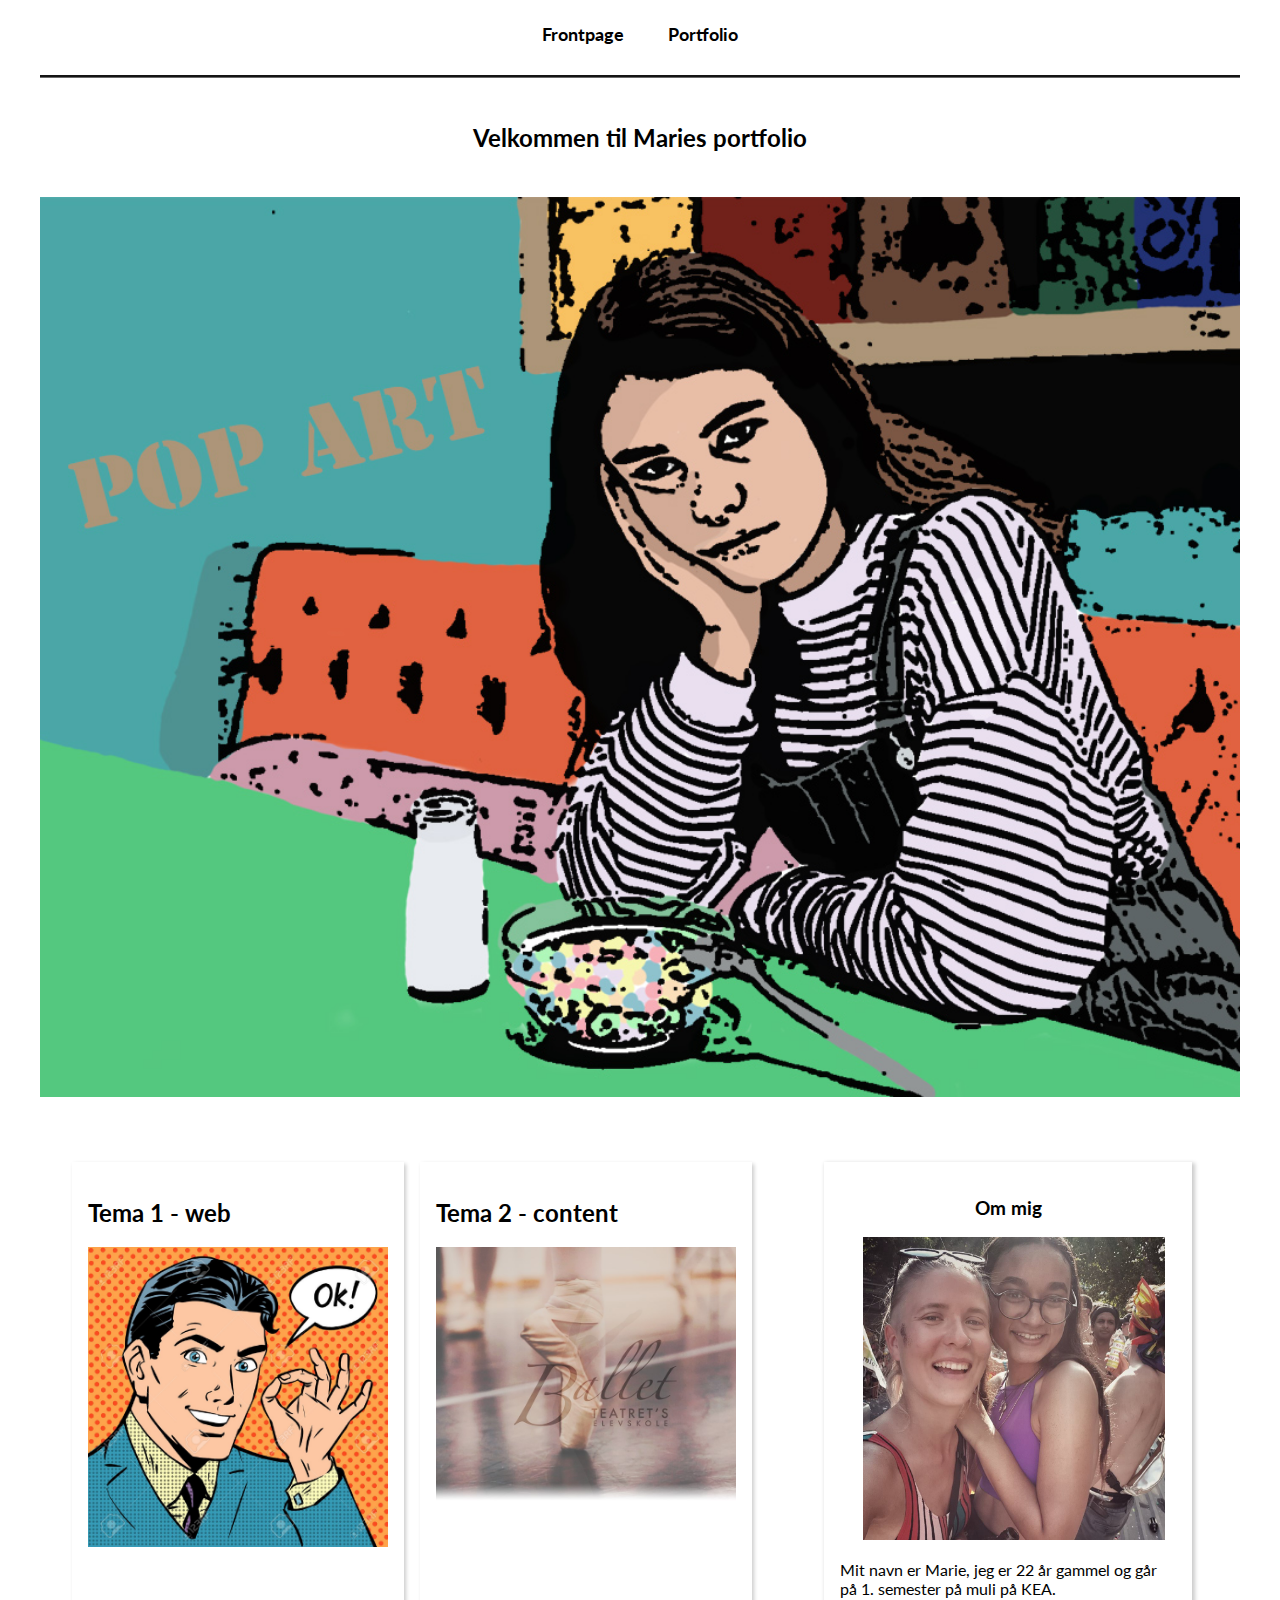
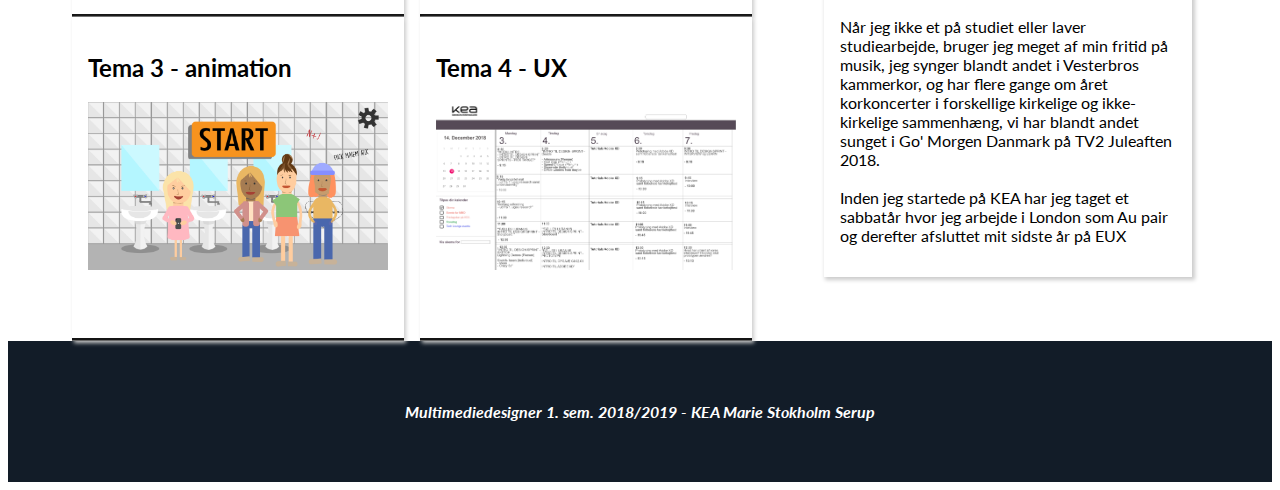
<file: index.html>
<!DOCTYPE html>
<html lang="da">

<head>
	<meta charset="utf-8">
	<meta name="viewport" content="width=device-width, initial-scale=1.0">
	<link href="https://fonts.googleapis.com/css?family=Lato:400,700" rel="stylesheet">
	<link rel="stylesheet" href="stylesheet.css">

	<title>frontpage</title>
</head>

<body>

	<header>
		<nav>
			<a href="index.html">Frontpage</a>
			<a href="portfolio.html">Portfolio</a>

		</nav>
	</header>

	<div class="velkommen">
		<h2>Velkommen til Maries portfolio</h2>
	</div>

	<section id="splash">

		<picture>
			<source media="(min-width: 700px)" srcset="splash/tablet_landscape.jpg">
			<source media="(min-width: 627px)" srcset="splash/mobile_landscape.jpg">
			<source media="(min-width: 375px)" srcset="splash/mobile_portrait.jpg">
			<img src="splash/tablet_landscape.jpg" alt="desktop" style=;>
		</picture>

	</section>

	<div class="container">
		<div class="tema_container">
			<div class="tema">
				<h2><a href="portfolio.html#01web">Tema 1 - web</a></h2>
				<img src="roy_lichtenstein.jpg" alt="popart">
			</div>
			<div class="tema">

				<h2><a href="portfolio.html#02content">Tema 2 - content</a></h2>
				<img src="splashtabletland.jpg" alt="splashbillede">
			</div>
			<div class="tema">
				<h2><a href="portfolio.html#03animation">Tema 3 - animation</a></h2> <img src="sexogsamfund.png" alt="animation">
			</div>
			<div class="tema">
				<h2><a href="portfolio.html#04ux">Tema 4 - UX</a></h2> <img src="uxtema.png" alt="prototype">
			</div>
		</div>

		<div class="om_mig">

			<div class="billede">
				<h3>Om mig</h3>
				<img src="mig.jpg" alt="mig">
			</div>
			<div class="om_tekst">
				<p>Mit navn er Marie, jeg er 22 år gammel og går på 1. semester på muli på KEA. <br> <br>

					Når jeg ikke et på studiet eller laver studiearbejde, bruger jeg meget af min fritid på musik, jeg synger blandt andet i Vesterbros kammerkor, og har flere gange om året korkoncerter i forskellige kirkelige og ikke-kirkelige sammenhæng, vi har blandt andet sunget i Go' Morgen Danmark på TV2 Juleaften 2018.
					<br> <br>
					Inden jeg startede på KEA har jeg taget et sabbatår hvor jeg arbejde i London som Au pair og derefter afsluttet mit sidste år på EUX
				</p>

			</div>
		</div>


	</div>

</body>


<footer>
	<h4><i>Multimediedesigner 1. sem. 2018/2019 - KEA Marie Stokholm Serup </i></h4>
</footer>

</html>
</file>
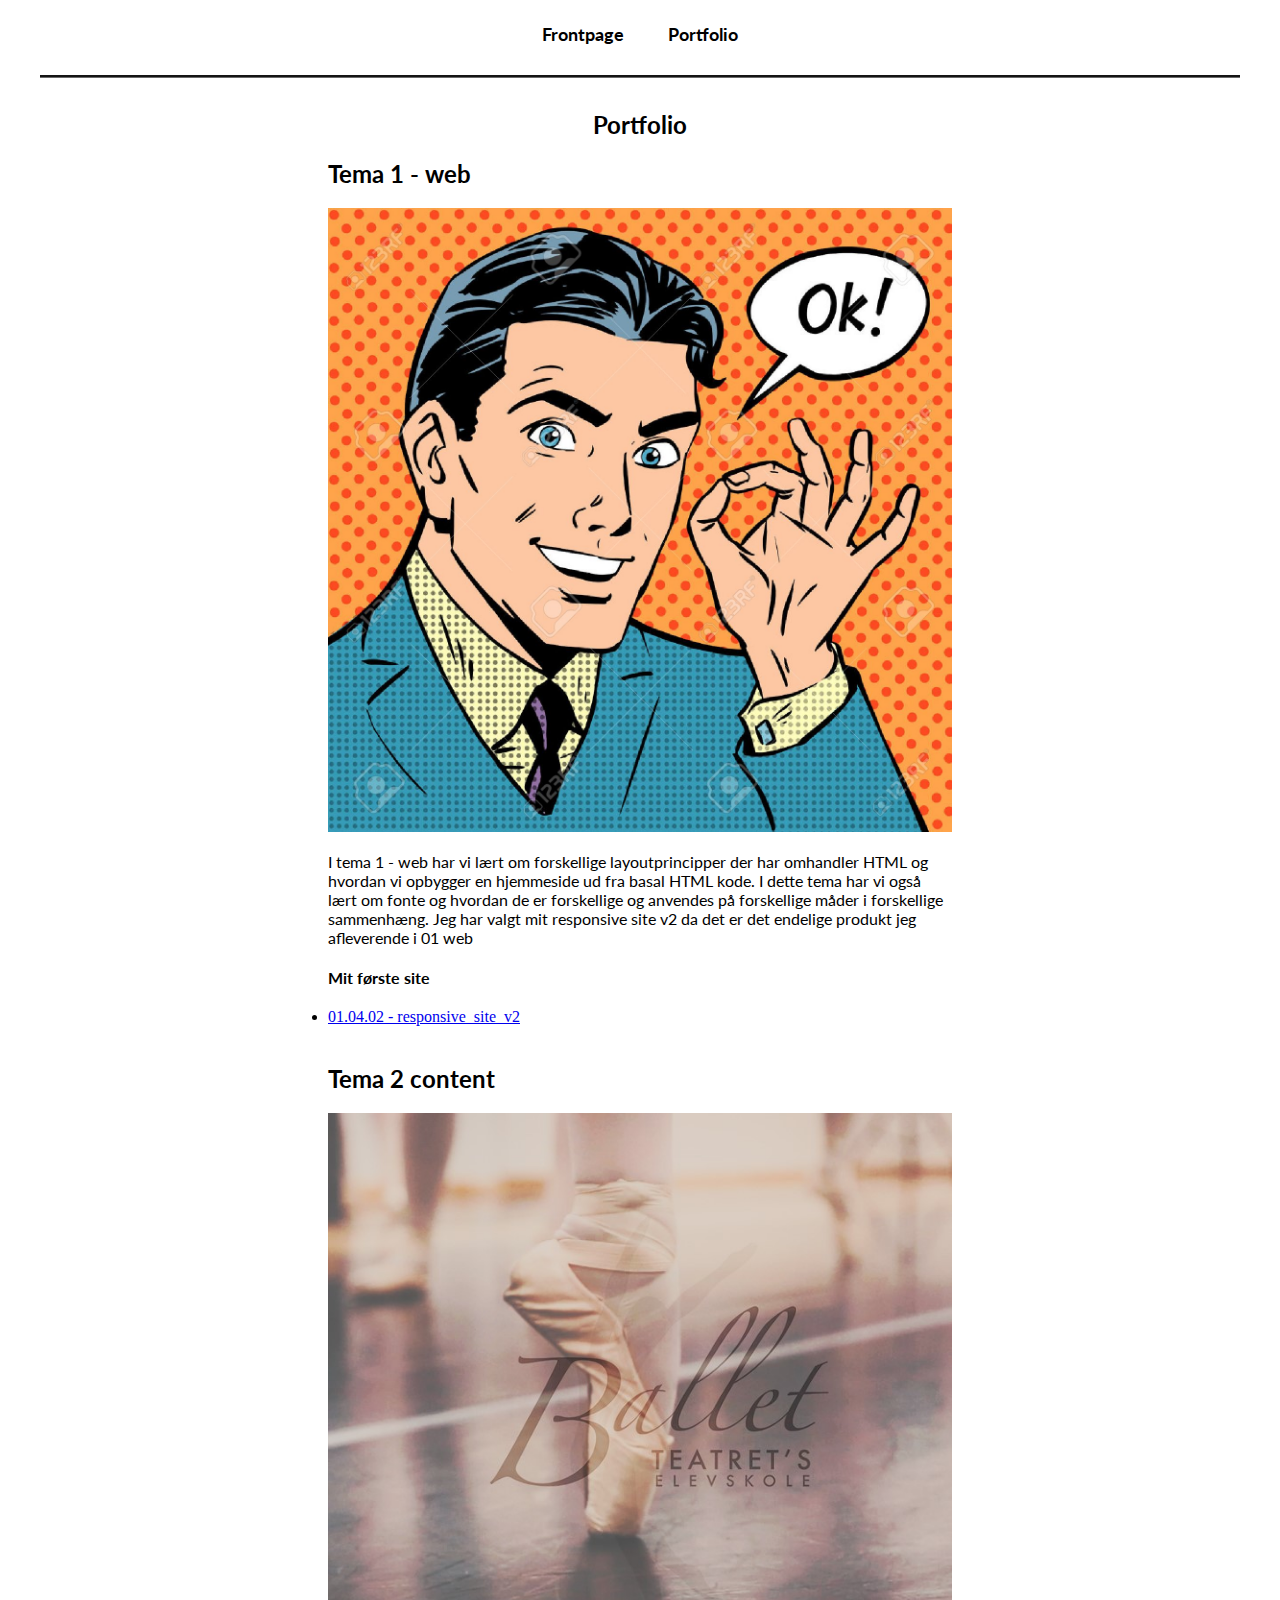
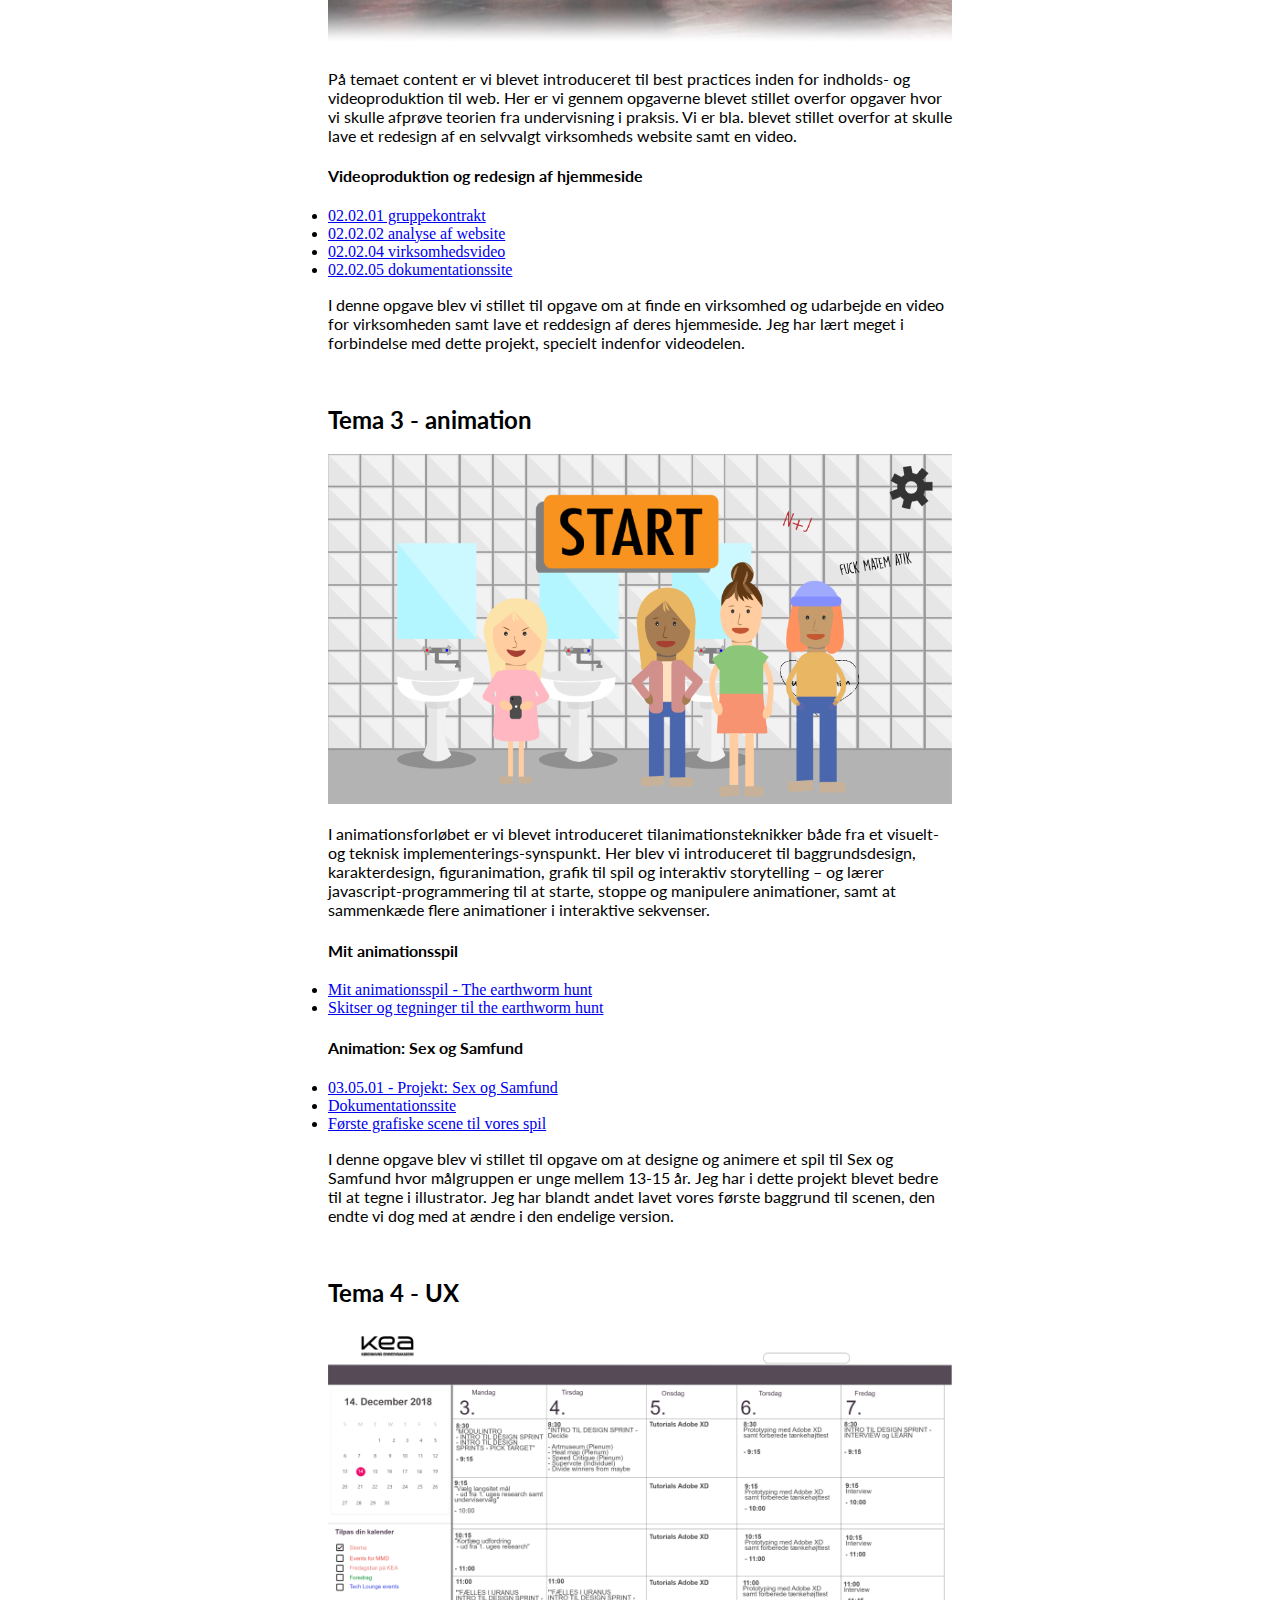
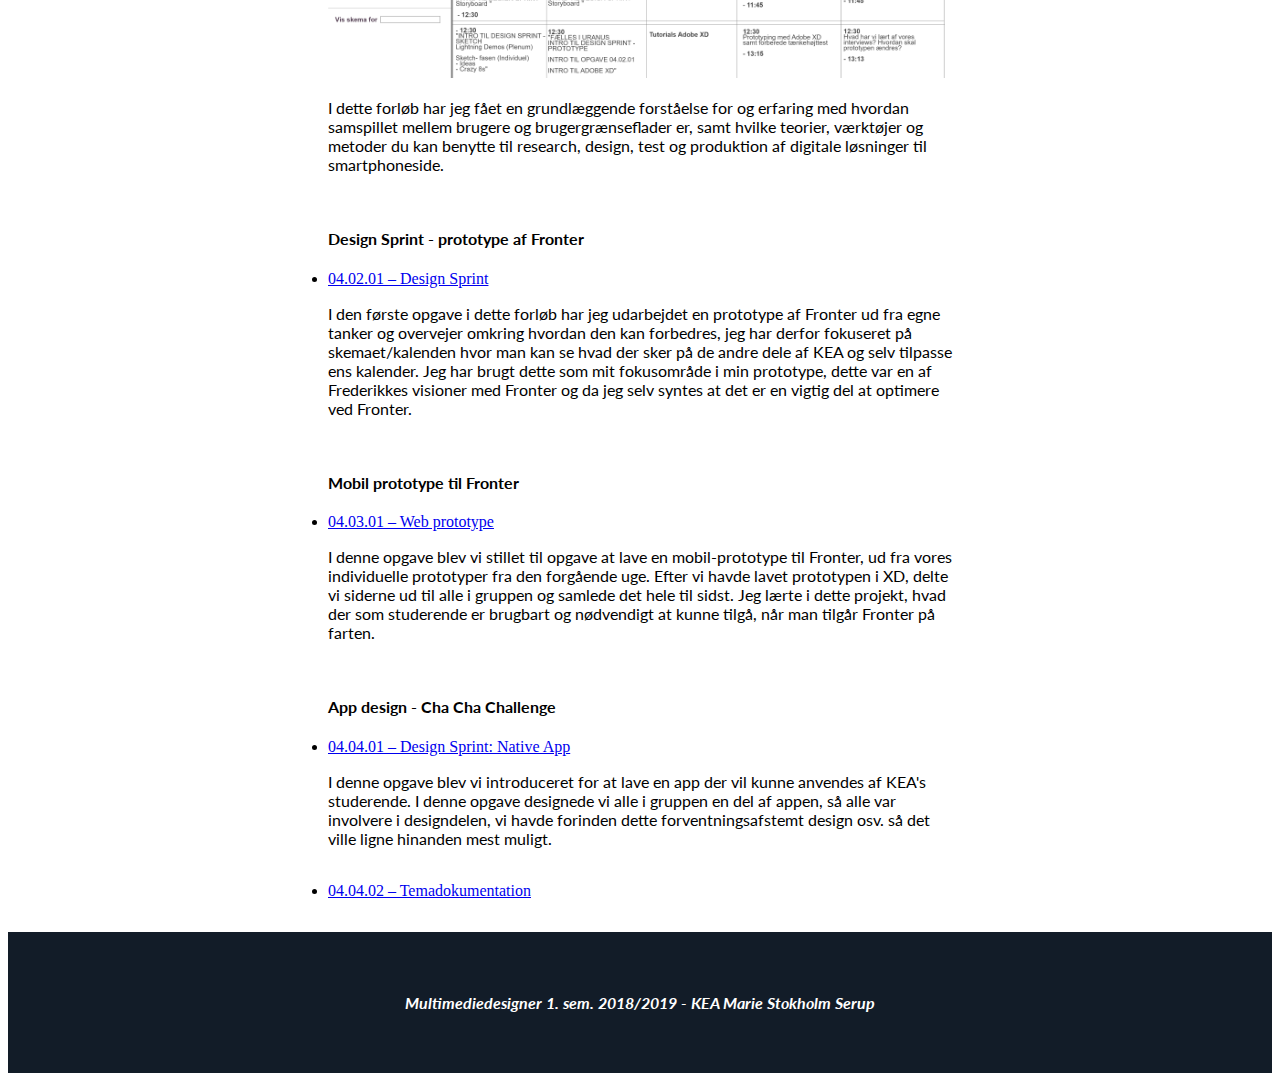
<file: portfolio.html>
<!DOCTYPE html>
<html lang="da">

<head>
	<meta charset="utf-8">
	<meta name="viewport" content="width=device-width, initial-scale=1.0">
	<link href="https://fonts.googleapis.com/css?family=Lato:400,700" rel="stylesheet">
	<link rel="stylesheet" href="stylesheet.css">
</head>


<body>

	<header>
		<nav>
			<a href="index.html">Frontpage</a>
			<a href="portfolio.html">Portfolio</a>
		</nav>
	</header>



	<div class="portfolio_container">


		<div class="min_portfolio">
			<h2>Portfolio</h2>

		</div>


		<div id="01web">
			<h2>Tema 1 - web</h2>
			<img src="roy_lichtenstein.jpg">
		</div>
		<p> I tema 1 - web har vi lært om forskellige layoutprincipper der har omhandler HTML og hvordan vi opbygger en hjemmeside ud fra basal HTML kode. I dette tema har vi også lært om fonte og hvordan de er forskellige og anvendes på forskellige måder i forskellige sammenhæng. Jeg har valgt mit responsive site v2 da det er det endelige produkt jeg afleverende i 01 web</p>

		<h4>Mit første site</h4>

		<section id="links">

			<div class="links_container">
				<div class="links">

					<ul>
						<li>
							<a href="http://momspaghetti.net/kea/01-web/04-responsive/01_04_02_responsive_site_v2/" target="_blank">01.04.02 - responsive_site_v2</a>
						</li>
						<br>
					</ul>

				</div>
			</div>
		</section>
		<div id="02content">
			<h2>Tema 2 content</h2>
			<img src="splashtabletland.jpg">
		</div>
		<p>
			På temaet content er vi blevet introduceret til best practices inden for indholds- og videoproduktion til web. Her er vi gennem opgaverne blevet stillet overfor opgaver hvor vi skulle afprøve teorien fra undervisning i praksis. Vi er bla. blevet stillet overfor at skulle lave et redesign af en selvvalgt virksomheds website samt en video.
		</p>

		<h4>Videoproduktion og redesign af hjemmeside</h4>

		<section id="links">

			<div class="links_container">
				<div class="links">

					<ul>

						<li>
							<a href="dokumenter/02%20gruppekontrakt.pdf" target="_blank">02.02.01 gruppekontrakt</a>
						</li>

						<li>
							<a href="dokumenter/02.02.02.%20Analyse%20af%20website.pdf" target="_blank">02.02.02 analyse af website</a>
						</li>

						<li>
							<a href="https://www.youtube.com/watch?v=5f55uWvZGok&feature=youtu.be" target="_blank">02.02.04 virksomhedsvideo</a>
						</li>

						<li>
							<a href="http://momspaghetti.net/kea/02-content/02-redesign/02_02_05_dokumentationssite/" target="_blank">02.02.05 dokumentationssite</a>
						</li>
					</ul>
					<p>I denne opgave blev vi stillet til opgave om at finde en virksomhed og udarbejde en video for virksomheden samt lave et reddesign af deres hjemmeside. Jeg har lært meget i forbindelse med dette projekt, specielt indenfor videodelen.
					</p>
					<br>
				</div>
			</div>
		</section>

		<div id="03animation">
			<h2>Tema 3 - animation</h2>
			<img src="sexogsamfund.png">
		</div>
		<p> I animationsforløbet er vi blevet introduceret tilanimationsteknikker både fra et visuelt- og teknisk implementerings-synspunkt. Her blev vi introduceret til baggrundsdesign, karakterdesign, figuranimation, grafik til spil og interaktiv storytelling – og lærer javascript-programmering til at starte, stoppe og manipulere animationer, samt at sammenkæde flere animationer i interaktive sekvenser.
		</p>

		<section id="links">

			<div class="links_container">
				<div class="links">

					<ul>

						<h4>Mit animationsspil</h4>

						<li> <a href="http://momspaghetti.net/kea/03-animation/mitspil/" target="_blank"> Mit animationsspil - The earthworm hunt</a>

						<li> <a href="https://docs.google.com/document/d/1kgb0Oy6fstvR5ChCq6PgJb7aqxKGMGf9Xdjr_EM2Aac/edit?usp=sharing" target="_blank">Skitser og tegninger til the earthworm hunt</a>


						</li>

						<h4>Animation: Sex og Samfund</h4>
						<li>
							<a href="http://momspaghetti.net/kea/03-animation/03_05_01_gruppe9/" target="_blank">03.05.01 - Projekt: Sex og Samfund</a>
						</li>

						<li>
							<a href="http://momspaghetti.net/kea/03-animation/dokumentationssite/dokumentationssite/" target="_blank">Dokumentationssite</a>
						</li>

						<li>
							<a href="https://docs.google.com/document/d/1Xwjdmxp7fBLbPYpqb5OcdejKFSrD6Pjf_6jGRQaRXQw/edit?usp=sharing" target="_blank">Første grafiske scene til vores spil</a>
						</li>

					</ul>

					<p>I denne opgave blev vi stillet til opgave om at designe og animere et spil til Sex og Samfund hvor målgruppen er unge mellem 13-15 år. Jeg har i dette projekt blevet bedre til at tegne i illustrator. Jeg har blandt andet lavet vores første baggrund til scenen, den endte vi dog med at ændre i den endelige version.
					</p>
					<br>

				</div>
			</div>
		</section>

		<div id="04ux">
			<h2>Tema 4 - UX</h2>
			<img src="uxtema.png">
			<p> I dette forløb har jeg fået en grundlæggende forståelse for og erfaring med hvordan samspillet mellem brugere og brugergrænseflader er, samt hvilke teorier, værktøjer og metoder du kan benytte til research, design, test og produktion af digitale løsninger til smartphoneside.</p>
			<br>


			<section id="links">

				<div class="links_container">
					<div class="links">

						<ul>
							<h4>Design Sprint - prototype af Fronter</h4>
							<li>
								<a href="https://xd.adobe.com/view/b1d64587-1104-409f-5a9e-fed371657d5c-c7e7/" target="_blank">04.02.01 – Design Sprint</a>
								<br>
								<p> I den første opgave i dette forløb har jeg udarbejdet en prototype af Fronter ud fra egne tanker og overvejer omkring hvordan den kan forbedres, jeg har derfor fokuseret på skemaet/kalenden hvor man kan se hvad der sker på de andre dele af KEA og selv tilpasse ens kalender. Jeg har brugt dette som mit fokusområde i min prototype, dette var en af Frederikkes visioner med Fronter og da jeg selv syntes at det er en vigtig del at optimere ved Fronter. </p>
								<br>

							</li>

							<h4>Mobil prototype til Fronter</h4>
							<li>
								<a href="dokumenter/04_03_01_web%20_prototype_marieserup.pdf" target="_blank">04.03.01 – Web prototype</a>
							</li>

							<p> I denne opgave blev vi stillet til opgave at lave en mobil-prototype til Fronter, ud fra vores individuelle prototyper fra den forgående uge. Efter vi havde lavet prototypen i XD, delte vi siderne ud til alle i gruppen og samlede det hele til sidst. Jeg lærte i dette projekt, hvad der som studerende er brugbart og nødvendigt at kunne tilgå, når man tilgår Fronter på farten.
							</p>
							<br>

							<h4>App design - Cha Cha Challenge </h4>
							<li>
								<a href="https://xd.adobe.com/view/a86359ff-708f-4939-7e58-479879887be3-de52/" target="_blank">04.04.01 – Design Sprint: Native App </a>
							</li>
							<p> I denne opgave blev vi introduceret for at lave en app der vil kunne anvendes af KEA's studerende. I denne opgave designede vi alle i gruppen en del af appen, så alle var involvere i designdelen, vi havde forinden dette forventningsafstemt design osv. så det ville ligne hinanden mest muligt. </p>
							<br>

							<li>
								<a href="https://docs.google.com/document/d/1d1M7UerifuDTvgyZ8CLeanUZpyhRyV7Nzc4RZlW5seE/edit?usp=sharing" target="_blank">04.04.02 – Temadokumentation
								</a>
							</li>

						</ul>
					</div>
				</div>


			</section>

		</div>
	</div>



</body>


<footer>
	<h4><i>Multimediedesigner 1. sem. 2018/2019 - KEA Marie Stokholm Serup </i></h4>
</footer>

</html>
</file>
<file: stylesheet.css>
* {

	Padding: 0;
}

/**** NAV BAR ****/

nav {
	padding: 25px;
	padding-top: 20px;
	text-align: center;
	border-bottom: groove dimgrey;
}

nav a {
	margin: 20px;
	text-decoration: none;
	color: black;
	font-family: 'Lato', sans-serif;
	font-weight: 700;
	font-size: 18px;
}

/***** FOOTER ****/

footer {
	padding: 40px;
	background-color: #121c28;
	text-align: center;
}

footer i {
	color: white;
}

/********** FONT***********/


p {
	font-family: 'Lato', sans-serif;
}

h2 {
	font-family: 'Lato', sans-serif;
}

h3 {
	font-family: 'Lato', sans-serif;
}

h4 {
	font-family: 'Lato', sans-serif;
}



/********** VELKOMMEN *********/

.velkommen {
	padding: 20px;
	text-align: center;
}

/********** SECTION BILLEDE - SPLASH ***********/
section,
header {
	max-width: 1200px;
	margin: 5px auto;
}

img {
	width: 100%;
}

.container {
	flex-wrap: wrap;
	display: flex;
}

/********* PORTFOLIO OVERSKRIFT *******/

.billede h3 {
	text-align: center;
}

.billede img {
	margin-left: 15vw;
}

/****** container TIL PORTFOLIO *******/

.tema_container {

	flex-basis: 500px;
	display: flex;
	flex-wrap: wrap;
	flex-direction: column;

	-webkit-column-gap: 1em;
	-moz-column-gap: 1em;
	column-gap: 1em;
	margin-left: 1em;
	margin-right: 1em;
	padding: 0;
	font-size: 1.0em;
}

.tema {
	display: inline-block;
	background: #fff;
	padding: 1rem;
	box-shadow: 2px 2px 4px 0 #ccc;
	width: 90%;

	border-bottom: groove dimgrey;

}

.tema img {
	max-width: 100%;

}

/**************** Tema Link ********************/
.tema a:link {
	text-decoration: none;
	color: black;
}

/**************Visited links *******************/
.tema a:visited {
	color: black;
	text-decoration: none;
}

.om_mig {
	flex-basis: 500px;
	flex-wrap: wrap;
	flex-grow: 1;
	width: 60vw;
	margin: 5vw;
	display: inline-block;
	background: #fff;
	padding: 1rem;
	margin-left: 1rem;
	margin-right: 1rem;
	box-shadow: 2px 2px 4px 0 #ccc;
	width: 100%;
}

.billede img {
	max-width: 50vw;
	width: 90%;
}

/********************* PORTFOLIO side ****************************/
.portfolio_container {
	margin: 2em;
}

.min_portfolio {
	text-align: center;
}

@media only screen and (min-width:375px) {}

/********************* DESKTOP **********************************/

@media only screen and (min-width:700px) {

	.container {
		display: flex;
	}
	/**** NAV BAR ****/

	nav {
		padding: 30px;
		padding-top: 15px;
		text-align: center;
		border-bottom: groove dimgrey;
	}

	/* container TIL PORTFOLIO */

	.tema_container {
		flex-direction: row;
		flex-basis: 720px;
		display: flex;
		flex-wrap: wrap;
		-webkit-column-gap: 1em;
		-moz-column-gap: 1em;
		column-gap: 1em;
		margin-top: 3.5em;
		margin-left: 5vw;
		padding: 0;
		font-size: 1.0em;
	}

	.tema {
		display: inline-block;
		flex-basis: 300px;
		background: #fff;
		padding: 1em;

		/*	margin: 0 0 1.5em; */
		box-shadow: 4px #ccc;
		width: 100%;
	}

	.tema img {
		max-width: 100%;
	}

	.om_mig {
		flex-basis: 100px;
		flex-grow: 1;
		width: 0vw;
		margin: 5vw;
		display: inline-block;
		background: #fff;
		padding: 1em;
		margin-top: 3.5em;
		margin-left: 1em;
		margin-right: 5em;
		box-shadow: 2px 2px 4px 1px #ccc;
		width: 100%;

	}

	.billede img {
		margin-left: 1.8vw;
	}


	/**********************PORTFOLIO****************/

	.portfolio_container {
		margin-left: 25vw;
		margin-right: 25vw;
	}

}


/* SÆT MAX WIDTH
@media only screen and (max-width:700px) {

}
</file>
